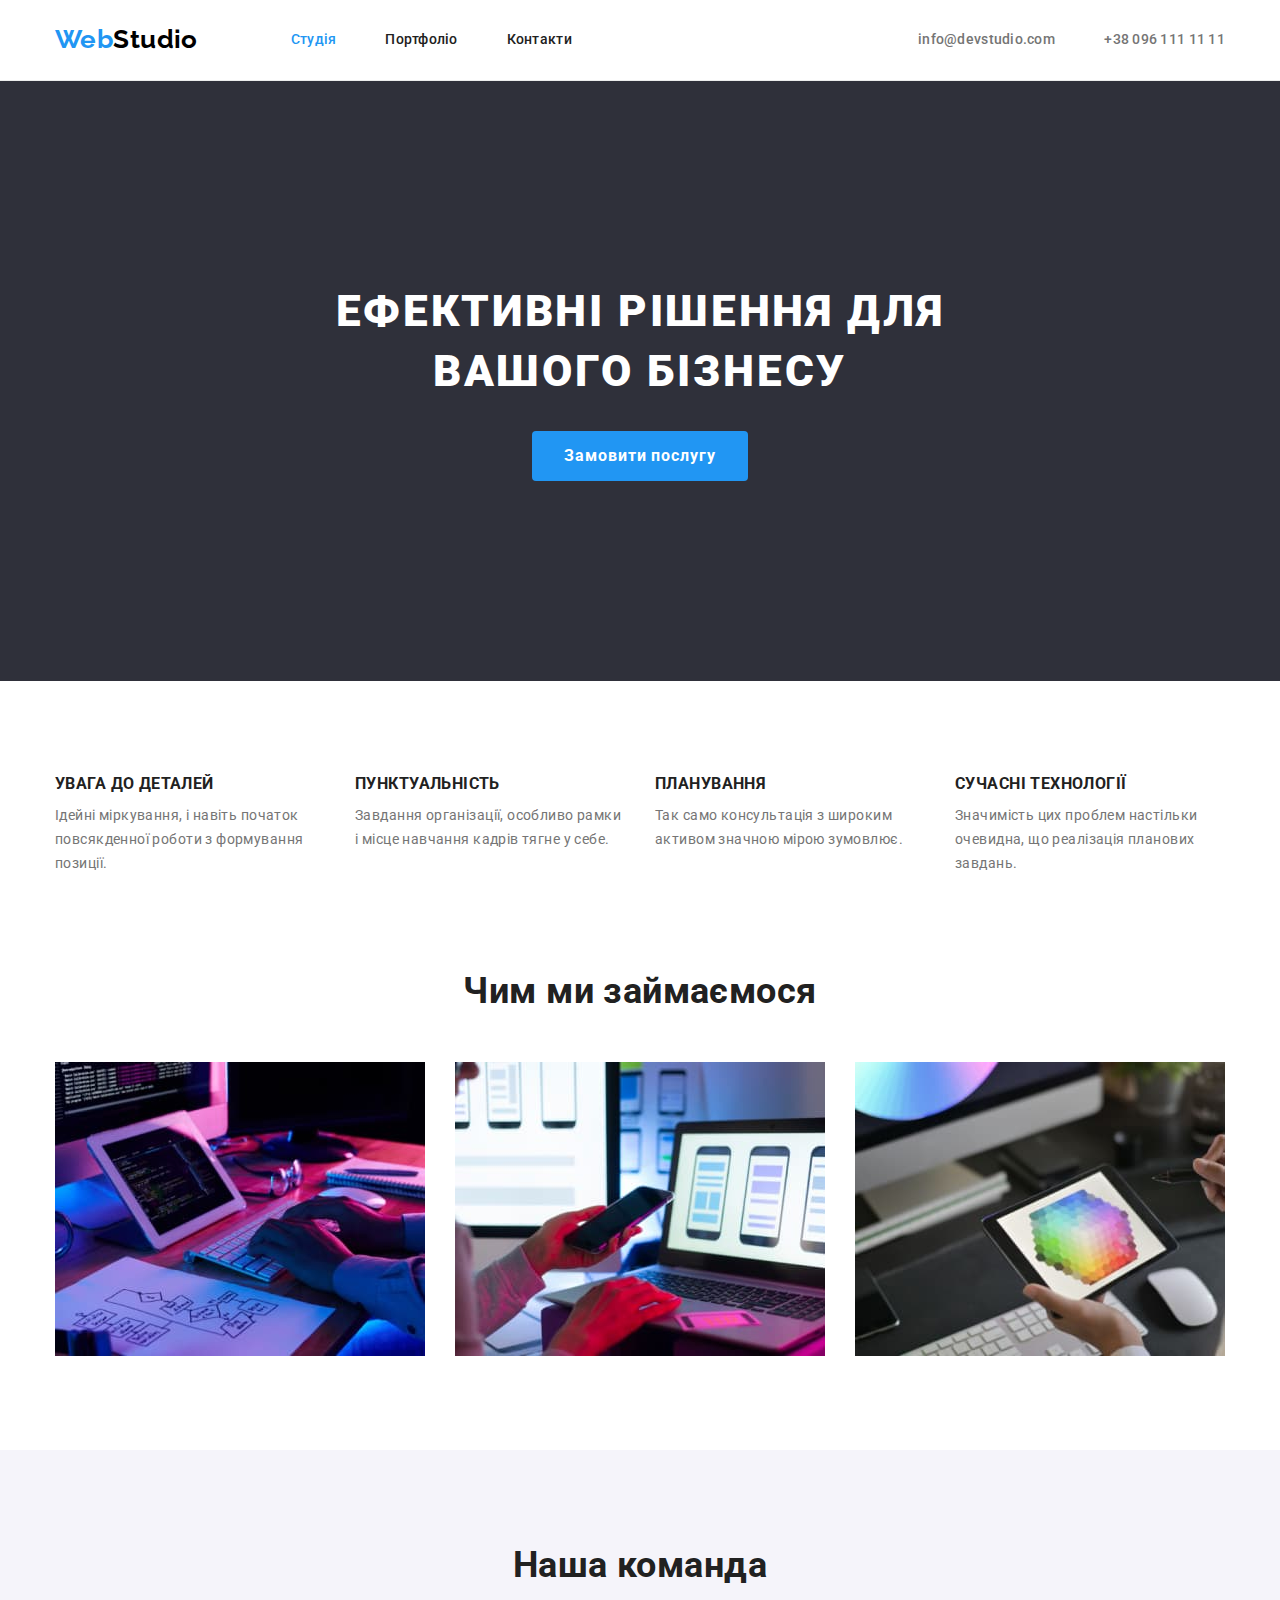
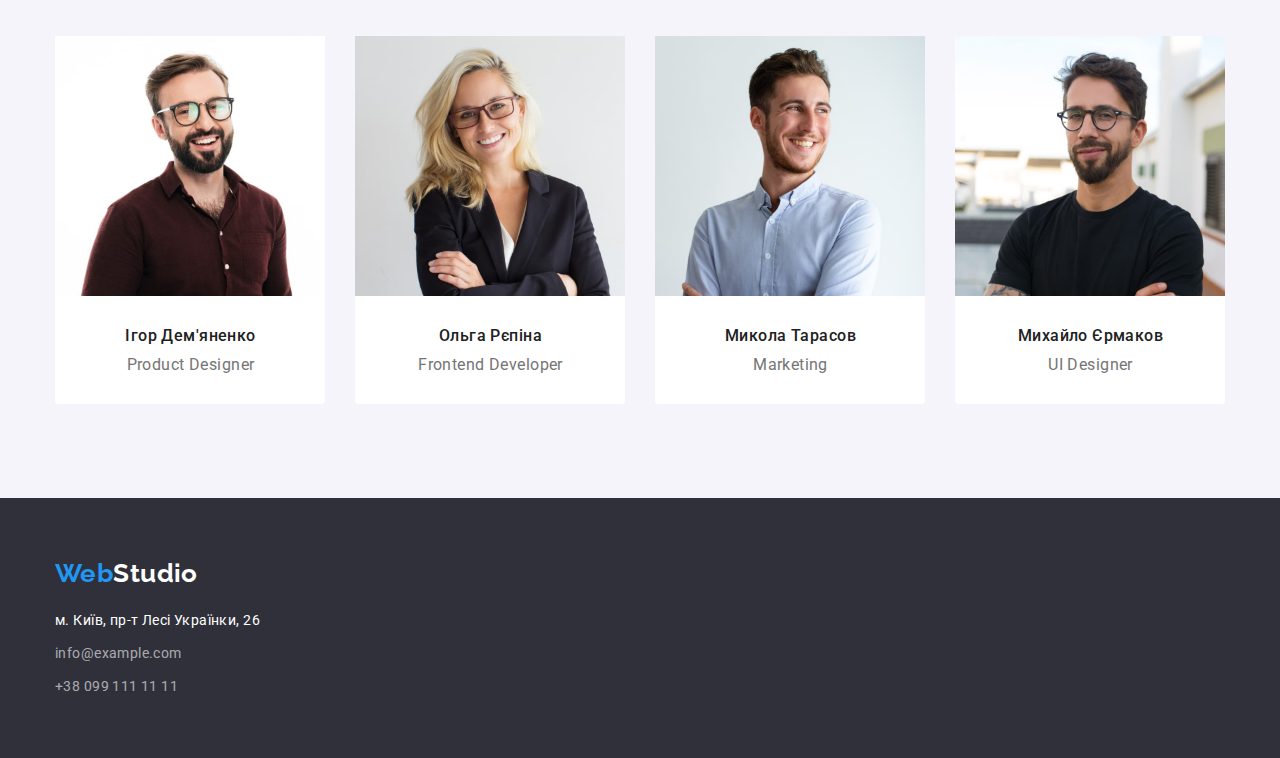
<file: index.html>
<!DOCTYPE html>
<html lang="uk">
  <head>
    <meta charset="UTF-8" />
    <meta http-equiv="X-UA-Compatible" content="IE=edge" />
    <meta name="viewport" content="width=device-width, initial-scale=1.0" />
    <link rel="preconnect" href="https://fonts.googleapis.com" />
    <link rel="preconnect" href="https://fonts.gstatic.com" crossorigin />
    <link
      href="https://fonts.googleapis.com/css2?family=Raleway:wght@700&family=Roboto:wght@400;500;700;900&display=swap"
      rel="stylesheet"
    />
    <link
      rel="stylesheet"
      href="https://cdnjs.cloudflare.com/ajax/libs/modern-normalize/1.1.0/modern-normalize.min.css"
    />
    <link rel="stylesheet" href="./css/styles.css" />
    <title lang="en">WebStudio</title>
  </head>
  <body>
    <header class="header">
      <div class="container wraper-head">
        <nav class="nav">
          <a class="logo-nav link" href="./index.html" lang="en"
            ><span class="logo-accent">Web</span>Studio</a
          >
          <ul class="list-nav list">
            <li class="list-nav-item">
              <a class="list-nav-link link" href="./index.html"
                ><span class="current">Студія</span></a
              >
            </li>
            <li class="list-nav-item">
              <a class="list-nav-link link" href="./portfolio.html"
                >Портфоліо</a
              >
            </li>
            <li class="list-nav-item">
              <a class="list-nav-link link" href="#">Контакти</a>
            </li>
          </ul>
        </nav>
        <ul class="list-contacts list">
          <li class="list-contacts-item">
            <a class="list-contacts-link link" href="mailto:info@devstudio.com"
              >info@devstudio.com</a
            >
          </li>
          <li class="list-contacts-item">
            <a class="list-contacts-link link" href="tel:+380961111111"
              >+38 096 111 11 11</a
            >
          </li>
        </ul>
      </div>
    </header>
    <main>
      <section class="hero">
        <h1 class="title">Ефективні рішення для вашого бізнесу</h1>
        <button class="btn" type="button">Замовити послугу</button>
      </section>
      <section class="features section">
        <div class="container">
          <h2 class="feature-title visually-hidden">Особливості</h2>
          <ul class="features-list">
            <li class="feature-item list">
              <h3 class="features-title">Увага до деталей</h3>
              <p class="features-descr">
                Ідейні міркування, і навіть початок повсякденної роботи з
                формування позиції.
              </p>
            </li>
            <li class="feature-item list">
              <h3 class="features-title">Пунктуальність</h3>
              <p class="features-descr">
                Завдання організації, особливо рамки і місце навчання кадрів
                тягне у себе.
              </p>
            </li>
            <li class="feature-item list">
              <h3 class="features-title">Планування</h3>
              <p class="features-descr">
                Так само консультація з широким активом значною мірою зумовлює.
              </p>
            </li>
            <li class="feature-item list">
              <h3 class="features-title">Сучасні технології</h3>
              <p class="features-descr">
                Значимість цих проблем настільки очевидна, що реалізація
                планових завдань.
              </p>
            </li>
          </ul>
        </div>
      </section>
      <section class="services section">
        <div class="container">
          <h2 class="section-title">Чим ми займаємося</h2>
          <ul class="services-list">
            <li class="services-item list">
              <img
                class="services-img"
                src="./images/studio/img1.jpg"
                alt="Людина працює за компьютером"
                width="370"
                height="294"
              />
            </li>
            <li class="services-item list">
              <img
                class="services-img"
                src="./images/studio/img2.jpg"
                alt="Людина працює з телефоном та ноутбуком"
                width="370"
                height="294"
              />
            </li>
            <li class="services-item list">
              <img
                class="services-img"
                src="./images/studio/img3.jpg"
                alt="Людина працює з планшетом"
                width="370"
                height="294"
              />
            </li>
          </ul>
        </div>
      </section>
      <section class="our-team section">
        <div class="container">
          <h2 class="section-title">Наша команда</h2>
          <ul class="our-team-list">
            <li class="our-team-item list">
              <img
                src="./images/studio/photo1.jpg"
                alt="Ігор Дем'яненко"
                width="270"
                height="260"
              />
              <div class="our-team-content">
                <h3 class="our-team-name">Ігор Дем'яненко</h3>
                <p class="our-team-descr" lang="en">Product Designer</p>
              </div>
            </li>
            <li class="our-team-item list">
              <img
                src="./images/studio/photo2.jpg"
                alt="Ольга Рєпіна"
                width="270"
                height="260"
              />
              <div class="our-team-content">
                <h3 class="our-team-name">Ольга Рєпіна</h3>
                <p class="our-team-descr" lang="en">Frontend Developer</p>
              </div>
            </li>
            <li class="our-team-item list">
              <img
                src="./images/studio/photo3.jpg"
                alt="Микола Тарасов"
                width="270"
                height="260"
              />
              <div class="our-team-content">
                <h3 class="our-team-name">Микола Тарасов</h3>
                <p class="our-team-descr" lang="en">Marketing</p>
              </div>
            </li>
            <li class="our-team-item list">
              <img
                src="./images/studio/photo4.jpg"
                alt="Михайло Єрмаков"
                width="270"
                height="260"
              />
              <div class="our-team-content">
                <h3 class="our-team-name">Михайло Єрмаков</h3>
                <p class="our-team-descr" lang="en">UI Designer</p>
              </div>
            </li>
          </ul>
        </div>
      </section>
    </main>
    <footer class="footer">
      <div class="container">
        <a class="logo link" href="./index.html" lang="en"
          ><span class="logo-accent">Web</span>Studio</a
        >
        <address class="address">
          <ul>
            <li class="list address-map">
              <a
                class="map link"
                href="https://goo.gl/maps/CPtrU1FHBa2aNyZL9"
                target="_blank"
                rel="noopener noreferrer nofollow"
                >м. Київ, пр-т Лесі Українки, 26</a
              >
            </li>
            <li class="list address-contacts">
              <a class="contacts link" href="mailto:info@example.com"
                >info@example.com</a
              >
            </li>
            <li class="list address-contacts">
              <a class="contacts link" href="tel:+380991111111"
                >+38 099 111 11 11</a
              >
            </li>
          </ul>
        </address>
      </div>
    </footer>
  </body>
</html>
</file>
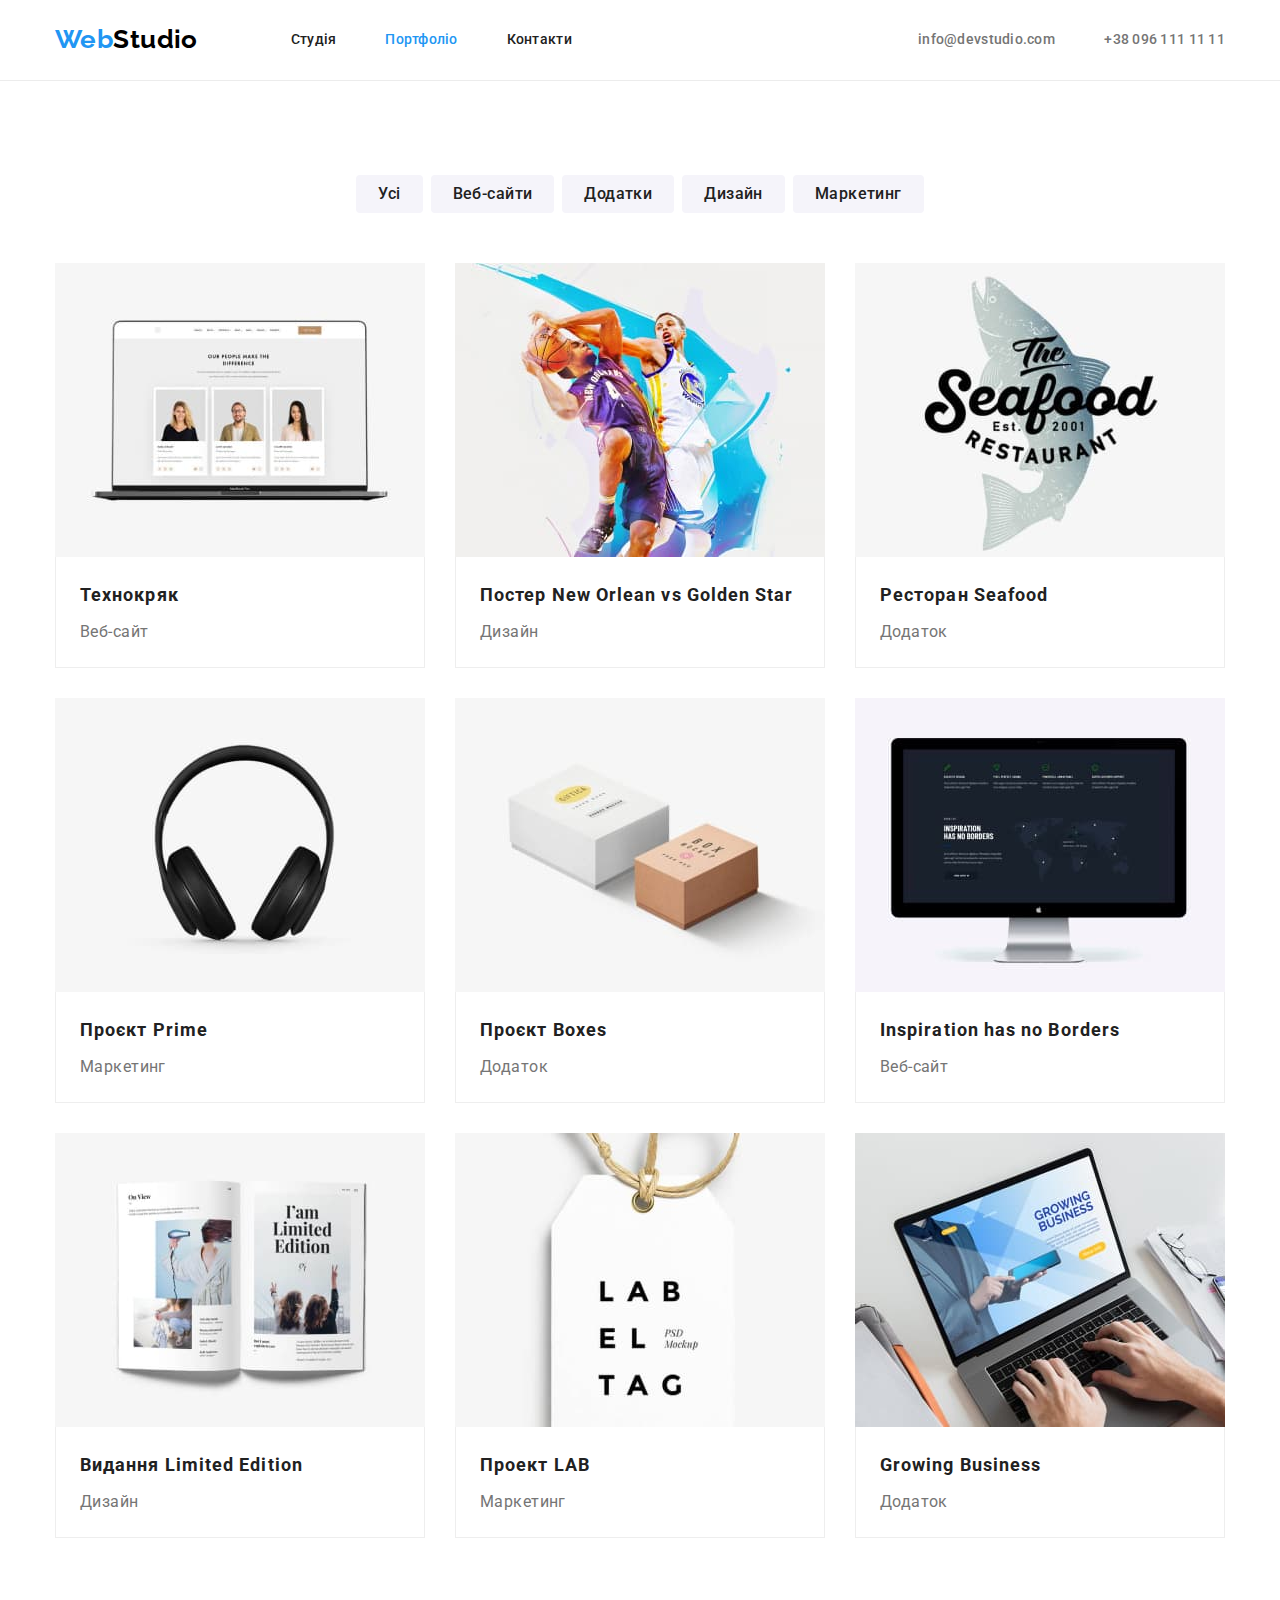
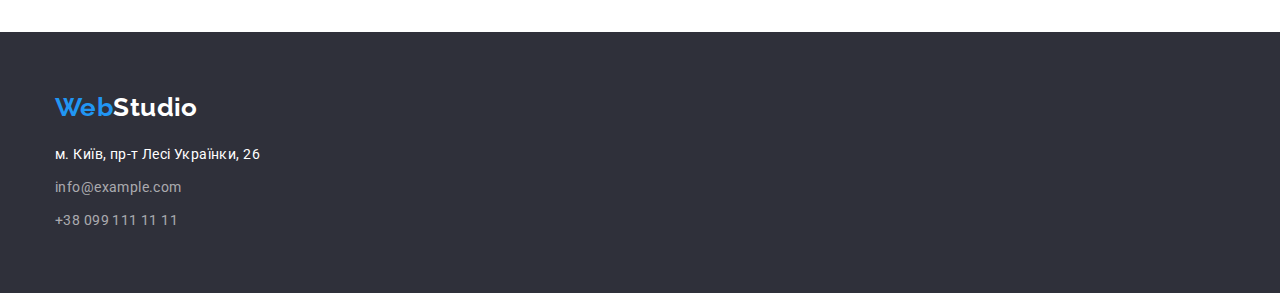
<file: portfolio.html>
<!DOCTYPE html>
<html lang="uk">
  <head>
    <meta charset="UTF-8" />
    <meta http-equiv="X-UA-Compatible" content="IE=edge" />
    <meta name="viewport" content="width=device-width, initial-scale=1.0" />
    <link rel="preconnect" href="https://fonts.googleapis.com" />
    <link rel="preconnect" href="https://fonts.gstatic.com" crossorigin />
    <link
      href="https://fonts.googleapis.com/css2?family=Raleway:wght@700&family=Roboto:wght@400;500;700;900&display=swap"
      rel="stylesheet"
    />
    <link
      rel="stylesheet"
      href="https://cdnjs.cloudflare.com/ajax/libs/modern-normalize/1.1.0/modern-normalize.min.css"
    />
    <link rel="stylesheet" href="./css/styles.css" />
    <title lang="en">Portfolio</title>
  </head>
  <body>
    <header class="header">
      <div class="container wraper-head">
        <nav class="nav">
          <a class="logo-nav link" href="./index.html" lang="en"
            ><span class="logo-accent">Web</span>Studio</a
          >
          <ul class="list-nav list">
            <li class="list-nav-item">
              <a class="list-nav-link link" href="./index.html">Студія</a>
            </li>
            <li class="list-nav-item">
              <a class="list-nav-link link" href="./portfolio.html"
                ><span class="current">Портфоліо</span></a
              >
            </li>
            <li class="list-nav-item">
              <a class="list-nav-link link" href="#">Контакти</a>
            </li>
          </ul>
        </nav>
        <ul class="list-contacts list">
          <li class="list-contacts-item">
            <a class="list-contacts-link link" href="mailto:info@devstudio.com"
              >info@devstudio.com</a
            >
          </li>
          <li class="list-contacts-item">
            <a class="list-contacts-link link" href="tel:+380961111111"
              >+38 096 111 11 11</a
            >
          </li>
        </ul>
      </div>
    </header>
    <main>
      <section class="portfolio section">
        <div class="portfolio-container container">
          <h1 class="portf-title visually-hidden">Портфоліо</h1>
          <ul class="portfolio-nav">
            <li class="portfolio-nav-list list">
              <button class="portfolio-btn" type="button">Усі</button>
            </li>
            <li class="portfolio-nav-list list">
              <button class="portfolio-btn" type="button">Веб-сайти</button>
            </li>
            <li class="portfolio-nav-list list">
              <button class="portfolio-btn" type="button">Додатки</button>
            </li>
            <li class="portfolio-nav-list list">
              <button class="portfolio-btn" type="button">Дизайн</button>
            </li>
            <li class="portfolio-nav-list list">
              <button class="portfolio-btn" type="button">Маркетинг</button>
            </li>
          </ul>
          <ul class="portfolio-set">
            <li class="portfolio-list list">
              <img
                src="./images/portfolio/img1.jpg"
                alt="Технокряк"
                width="370"
                height="294"
              />
              <div class="wraper">
                <h2 class="portfolio-title">Технокряк</h2>
                <p class="portfolio-descr">Веб-сайт</p>
              </div>
            </li>
            <li class="portfolio-list list list-center">
              <img
                src="./images/portfolio/img2.jpg"
                alt="Постер Новий Орлеан проти Золотої Зірки"
                width="370"
                height="294"
              />
              <div class="wraper">
                <h2 class="portfolio-title">
                  Постер <span lang="en">New Orlean vs Golden Star</span>
                </h2>
                <p class="portfolio-descr">Дизайн</p>
              </div>
            </li>
            <li class="portfolio-list list">
              <img
                src="./images/portfolio/img3.jpg"
                alt="Ресторан морепродуктів"
                width="370"
                height="294"
              />
              <div class="wraper">
                <h2 class="portfolio-title">
                  Ресторан <span lang="en">Seafood</span>
                </h2>
                <p class="portfolio-descr">Додаток</p>
              </div>
            </li>
            <li class="portfolio-list list list-line">
              <img
                src="./images/portfolio/img4.jpg"
                alt="Головний проєкт"
                width="370"
                height="294"
              />
              <div class="wraper">
                <h2 class="portfolio-title">
                  Проєкт <span lang="en">Prime</span>
                </h2>
                <p class="portfolio-descr">Маркетинг</p>
              </div>
            </li>
            <li class="portfolio-list list list-center list-line">
              <img
                src="./images/portfolio/img5.jpg"
                alt="Проєкт коробок"
                width="370"
                height="294"
              />
              <div class="wraper">
                <h2 class="portfolio-title">
                  Проєкт <span lang="en">Boxes</span>
                </h2>
                <p class="portfolio-descr">Додаток</p>
              </div>
            </li>
            <li class="portfolio-list list list-line">
              <img
                src="./images/portfolio/img6.jpg"
                alt="Натхнення не має меж"
                width="370"
                height="294"
              />
              <div class="wraper">
                <h2 class="portfolio-title" lang="en">
                  Inspiration has no Borders
                </h2>
                <p class="portfolio-descr">Веб-сайт</p>
              </div>
            </li>
            <li class="portfolio-list list">
              <img
                src="./images/portfolio/img7.jpg"
                alt="Обмежене видання"
                width="370"
                height="294"
              />
              <div class="wraper">
                <h2 class="portfolio-title">
                  Видання <span lang="en">Limited Edition</span>
                </h2>
                <p class="portfolio-descr">Дизайн</p>
              </div>
            </li>
            <li class="portfolio-list list list-center">
              <img
                src="./images/portfolio/img8.jpg"
                alt="Проектна лабораторія"
                width="370"
                height="294"
              />
              <div class="wraper">
                <h2 class="portfolio-title">
                  Проект <span class="uppercase" lang="en">Lab</span>
                </h2>
                <p class="portfolio-descr">Маркетинг</p>
              </div>
            </li>
            <li class="portfolio-list list">
              <img
                src="./images/portfolio/img9.jpg"
                alt="Зростаючий бізнес"
                width="370"
                height="294"
              />
              <div class="wraper">
                <h2 class="portfolio-title" lang="en">Growing Business</h2>
                <p class="portfolio-descr">Додаток</p>
              </div>
            </li>
          </ul>
        </div>
      </section>
    </main>
    <footer class="footer">
      <div class="container">
        <a class="logo link" href="./index.html" lang="en"
          ><span class="logo-accent">Web</span>Studio</a
        >
        <address class="address">
          <ul>
            <li class="list address-map">
              <a
                class="map link"
                href="https://goo.gl/maps/CPtrU1FHBa2aNyZL9"
                target="_blank"
                rel="noopener noreferrer nofollow"
                >м. Київ, пр-т Лесі Українки, 26</a
              >
            </li>
            <li class="list address-contacts">
              <a class="contacts link" href="mailto:info@example.com"
                >info@example.com</a
              >
            </li>
            <li class="list address-contacts">
              <a class="contacts link" href="tel:+380991111111"
                >+38 099 111 11 11</a
              >
            </li>
          </ul>
        </address>
      </div>
    </footer>
  </body>
</html>
</file>
<file: css/styles.css>
:root {
  --text-color-theme-dark: #ffffff;
  --text-color-theme-light: #757575;
  --title-text-color: #212121;
  --contacts-color: rgba(255, 255, 255, 0.6);
  --logo-color: #000000;
  --accent-color: #2196f3;
  --btn-active-color: #188ce8;
  --background-dark: #2f303a;
  --background-light: #f5f4fa;
  --portfolio-set-gap: 30px;
}

body {
  font-family: "Roboto", sans-serif;
  color: var(--text-color-theme-light);
  font-size: 14px;
  letter-spacing: 0.03em;
}

h1,
h2,
h3,
p,
ul {
  margin: 0;
  padding: 0;
}

img {
  display: block;
  max-width: 100%;
  height: auto;
}

.link {
  text-decoration: none;
}

.list {
  list-style: none;
}

.container {
  width: 1200px;
  padding-left: 15px;
  padding-right: 15px;
  margin: 0 auto;
}

.current {
  color: var(--accent-color);
}

.header,
.nav,
.list-nav,
.list-contacts {
  display: flex;
}

.header {
  background: var(--text-color-theme-dark);
  padding-top: 24px;
  padding-bottom: 25px;
}

.logo-nav {
  font-family: "Raleway", sans-serif;
  font-weight: 700;
  font-size: 26px;
  line-height: 1.192;
  color: var(--logo-color);
}

.logo-accent {
  color: var(--accent-color);
}

.list-nav-link {
  font-weight: 500;
  line-height: 1.143;
  letter-spacing: 0.02em;
  color: var(--title-text-color);
}

.list-nav-link:hover,
.list-nav-link:focus,
.list-contacts-link:hover,
.list-contacts-link:focus,
.contacts:hover,
.contacts:focus,
.map:focus,
.map:hover {
  color: var(--accent-color);
  outline: none;
}

.logo:focus,
.logo-nav:focus {
  outline: none;
}

.list-contacts {
  width: 307px;
  justify-content: space-between;
  align-items: center;
  margin-left: auto;
}

.list-contacts-link {
  font-weight: 500;
  line-height: 1.143;
  letter-spacing: 0.02em;
  color: var(--text-color-theme-light);
}

.wraper-head {
  display: flex;
}

.list-nav {
  width: 281px;
  justify-content: space-between;
  align-items: center;
  margin-left: 93px;
}

.hero {
  background: var(--background-dark);
  padding: 200px 0;
  text-align: center;
}

.title {
  font-weight: 900;
  font-size: 44px;
  line-height: 1.364;
  letter-spacing: 0.06em;
  text-transform: uppercase;
  color: var(--text-color-theme-dark);
  text-align: center;
  width: 696px;
  margin-bottom: 30px;
  margin-left: auto;
  margin-right: auto;
}

.btn {
  font-family: inherit;
  font-weight: 700;
  font-size: 16px;
  line-height: 1.875;
  letter-spacing: 0.06em;
  color: var(--text-color-theme-dark);
  background: var(--accent-color);
  border: none;
  cursor: pointer;
  border-radius: 4px;
  border-color: var(--accent-color);
  padding: 10px 32px;
}

.section {
  padding-top: 94px;
  padding-bottom: 94px;
}

.features {
  background-color: var(--text-color-theme-dark);
}

.visually-hidden {
  position: absolute;
  width: 1px;
  margin: -1px;
  height: 1px;
  padding: 0;
  overflow: hidden;
  border: 0;
  clip: rect(0 0 0 0);
}

.features-list {
  display: flex;
}

.feature-item {
  width: 270px;
}

.features-title {
  line-height: 1.143;
  text-transform: uppercase;
  color: var(--title-text-color);
  margin-bottom: 10px;
}

.features-descr {
  line-height: 1.714;
  color: var(--text-color-theme-light);
}

.section-title {
  font-size: 36px;
  line-height: 1.167;
  color: var(--title-text-color);
  text-align: center;
  margin-bottom: 50px;
}

.services-list {
  display: flex;
}

.services.section {
  padding-top: 0;
}

.our-team {
  background: var(--background-light);
}

.our-team-list {
  display: flex;
  justify-content: center;
}

.our-team-name {
  font-weight: 500;
  font-size: 16px;
  line-height: 1.188;
  color: var(--title-text-color);
  text-align: center;
}

.our-team-descr {
  font-size: 16px;
  line-height: 1.188;
  color: var(--text-color-theme-light);
  text-align: center;
  margin-top: 10px;
}

.our-team-item {
  background: var(--text-color-theme-dark);
  width: 270px;
  border-radius: 0px 0px 4px 4px;
}

.our-team-content {
  padding: 30px 61px 30px 62px;
}

.feature-item:nth-child(n + 2),
.services-item:nth-child(n + 2),
.our-team-item:nth-child(n + 2) {
  margin-left: 30px;
}

.footer {
  background: var(--background-dark);
  padding-top: 60px;
  padding-bottom: 60px;
}

.logo {
  font-family: "Raleway", sans-serif;
  font-weight: 700;
  font-size: 26px;
  line-height: 1.192;
  color: var(--text-color-theme-dark);
}

.address {
  margin-top: 20px;
}

.map {
  line-height: 1.71;
  color: var(--text-color-theme-dark);
  font-style: normal;
}

.address-contacts {
  margin-top: 9px;
}

.contacts {
  font-style: normal;
  line-height: 1.71;
  color: var(--contacts-color);
}

/* portfolio styles */
.header {
  border-bottom: 1px solid #ececec;
}

.portfolio-title {
  font-weight: 700;
  font-size: 18px;
  line-height: 2;
  letter-spacing: 0.06em;
  color: var(--title-text-color);
  margin-bottom: 4px;
}

.portfolio-descr {
  font-size: 16px;
  line-height: 1.875;
  color: var(--text-color-theme-light);
}

.wraper {
  padding: 20px 24px;
  border-left: 1px solid #eeeeee;
  border-right: 1px solid #eeeeee;
  border-bottom: 1px solid #eeeeee;
}

.portfolio-nav {
  display: flex;
  margin-bottom: 50px;
  justify-content: center;
}

.portfolio-nav-list:not(:last-child) {
  margin-right: 8px;
}

.portfolio-btn {
  font-family: inherit;
  letter-spacing: inherit;
  background: var(--background-light);
  font-weight: 500;
  font-size: 16px;
  line-height: 1.625;
  color: var(--title-text-color);
  border: none;
  cursor: pointer;
  text-align: center;
  border-radius: 4px;
  padding: 6px 22px;
}

.btn:hover,
.btn:focus {
  background-color: var(--btn-active-color);
  outline: none;
}

.portfolio-btn:hover,
.portfolio-btn:focus {
  color: var(--text-color-theme-dark);
  background-color: var(--accent-color);
  outline: none;
}

.uppercase {
  text-transform: uppercase;
}

.portfolio-set {
  display: flex;
  flex-wrap: wrap;
  margin: 0;
  padding: 0;
  margin-left: calc(-1 * var(--portfolio-set-gap));
  margin-top: calc(-1 * var(--portfolio-set-gap));
}

.portfolio-set > .portfolio-list {
  flex-basis: calc(100% / 3 - var(--portfolio-set-gap));
  margin-left: var(--portfolio-set-gap);
  margin-top: var(--portfolio-set-gap);
}
</file>
